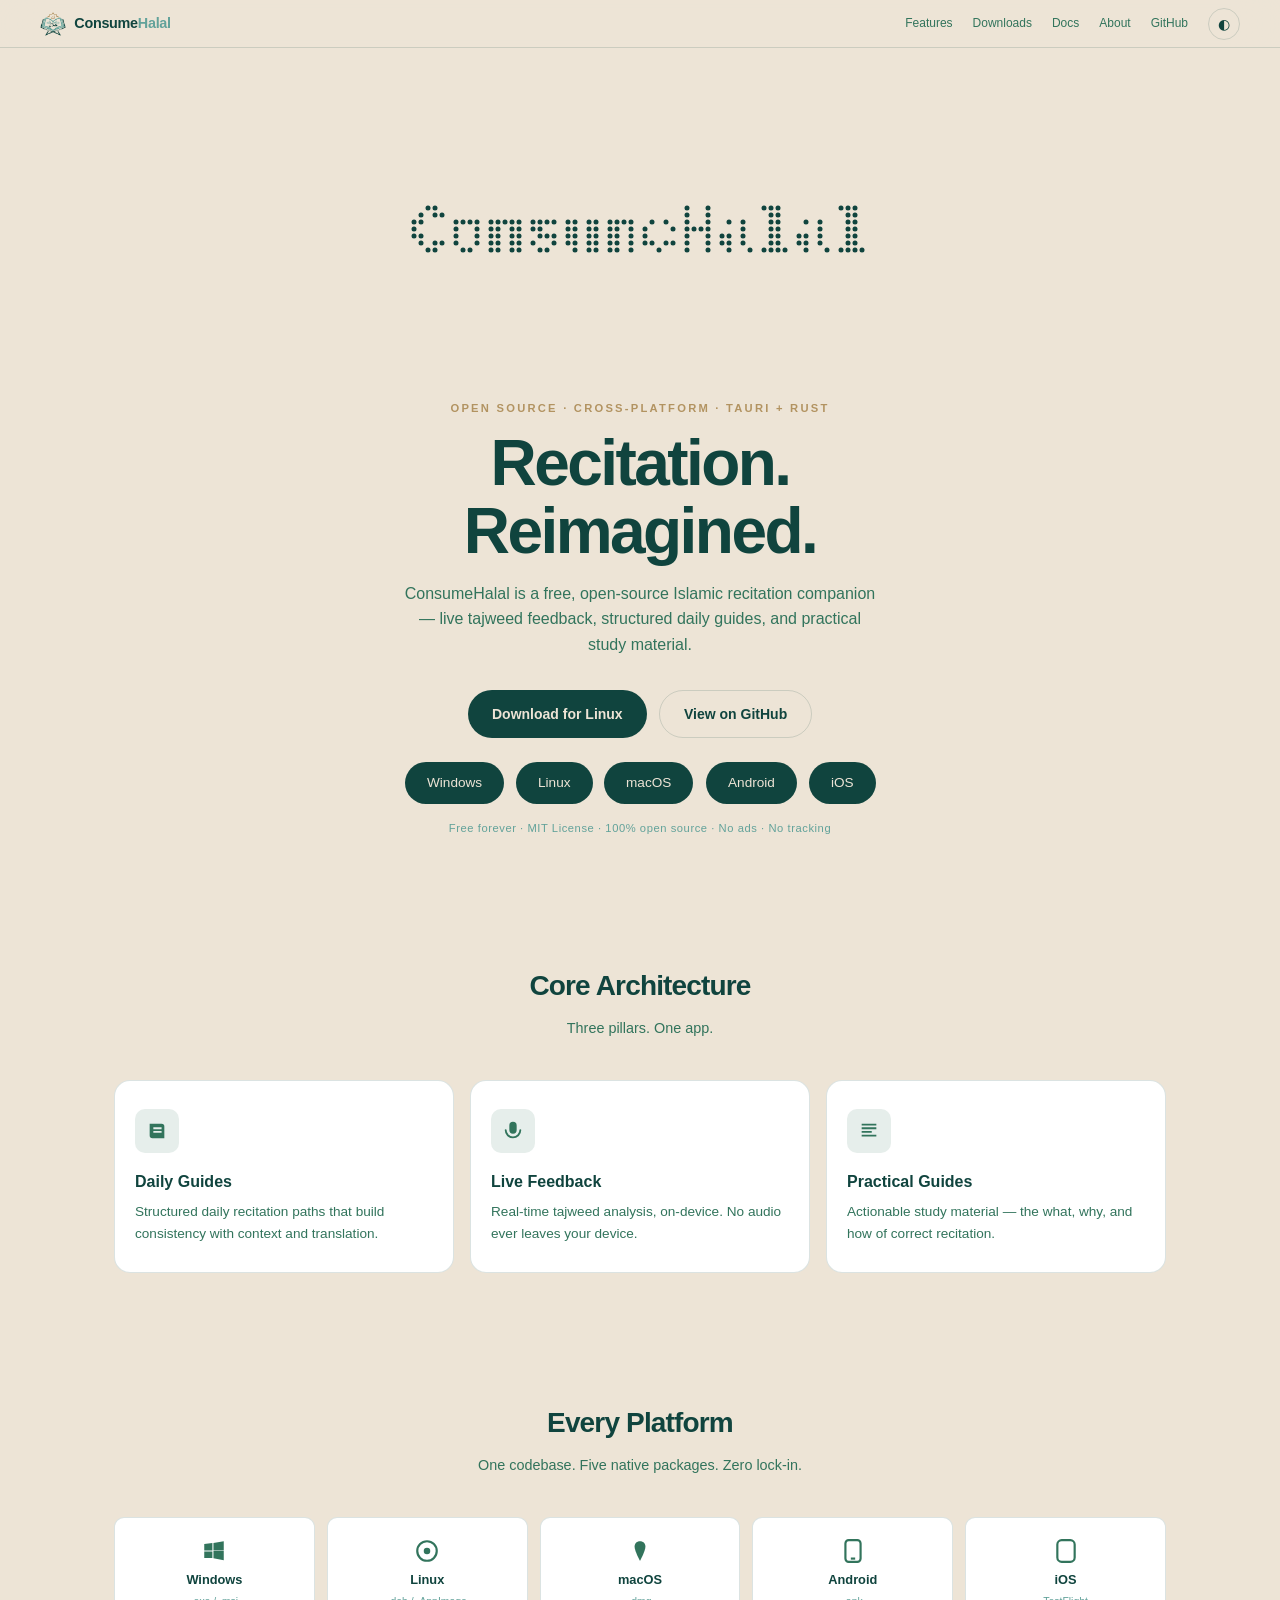
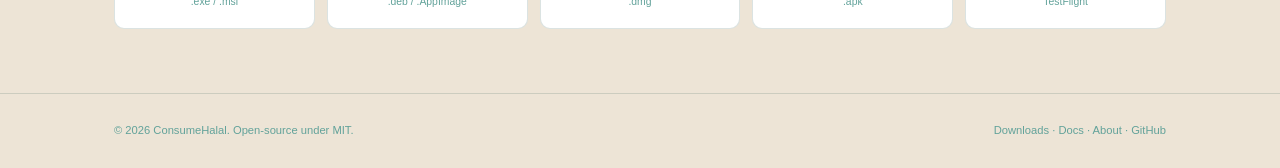
<file: index.html>
<!DOCTYPE html>
<html lang="en">
<head>
<meta charset="UTF-8">
<meta name="viewport" content="width=device-width, initial-scale=1.0">
<title>ConsumeHalal — Open-Source Islamic Recitation Companion</title>
<meta name="description" content="ConsumeHalal is a free, open-source Islamic recitation and companion app built with Tauri and Rust. Download for Windows, Linux, macOS, Android, and iOS.">
<meta property="og:title" content="ConsumeHalal — Open-Source Islamic Recitation Companion">
<meta property="og:description" content="Free, open-source Islamic recitation and companion app. Windows, Linux, macOS, Android, iOS.">
<meta property="og:image" content="./img/og-image.png">
<meta property="og:type" content="website">
<link rel="icon" type="image/png" href="./img/favicon.png">
<link rel="apple-touch-icon" href="./img/favicon.png">
<script type="application/ld+json">
{
  "@context": "https://schema.org",
  "@type": "SoftwareApplication",
  "name": "ConsumeHalal",
  "description": "Open-source Islamic recitation and companion app built with Tauri and Rust. Supports live feedback, daily guides, and practical study across Windows, Linux, macOS, Android, and iOS.",
  "operatingSystem": "Windows, Linux, macOS, Android, iOS",
  "applicationCategory": "EducationalApplication",
  "offers": { "@type": "Offer", "price": "0.00", "priceCurrency": "USD" },
  "url": "https://github.com/mahir-sys/consume-halal",
  "downloadUrl": "https://github.com/mahir-sys/consume-halal/releases"
}
</script>
<style>
/* Apple-Inspired Minimalist + Nothing Dot-Matrix. Palette: user's 5-color set.
   Dark default, light toggle. ~7KB. */
:root {
  --bg: #ede4d6;
  --text: #10443e;
  --muted: #32745c;
  --accent: #32745c;
  --accent-bright: #62a29a;
  --ochre: #b29361;
  --ink-dim: #62a29a;
  --card: #ffffff;
  --border: rgba(16, 68, 62, 0.15);
  --nav-bg: rgba(237, 228, 214, 0.8);
  --btn-bg: #10443e;
  --btn-text: #ede4d6;
  --dot: #10443e;
}
[data-theme="dark"] {
  --bg: #0b1512;
  --text: #ede4d6;
  --muted: #62a29a;
  --card: #10443e;
  --border: rgba(237, 228, 214, 0.12);
  --nav-bg: rgba(11, 21, 18, 0.8);
  --btn-bg: #ede4d6;
  --btn-text: #0b1512;
  --dot: #ede4d6;
}
* { margin: 0; padding: 0; box-sizing: border-box; }
html { scroll-behavior: smooth; }
body {
  font-family: -apple-system, BlinkMacSystemFont, "Segoe UI", Roboto, Helvetica, Arial, sans-serif;
  background: var(--bg);
  color: var(--text);
  line-height: 1.6;
  transition: background 0.3s, color 0.3s;
  -webkit-font-smoothing: antialiased;
  overflow-x: hidden;
}
.wrap { max-width: 1100px; margin: 0 auto; padding: 0 1.5rem; }
b { font-weight: 700; }

/* nav — frosted glass */
.nav {
  position: fixed; top: 0; width: 100%; height: 48px; z-index: 9999;
  background: var(--nav-bg);
  backdrop-filter: blur(20px); -webkit-backdrop-filter: blur(20px);
  border-bottom: 1px solid var(--border);
  display: flex; justify-content: space-between; align-items: center;
  padding: 0 40px;
}
.brand { display: flex; align-items: center; gap: 0.5rem; text-decoration: none; color: var(--text); font-size: 0.9rem; font-weight: 600; letter-spacing: -0.02em; }
.brand img { height: 24px; width: auto; }
.brand b { color: var(--accent-bright); }
.nav-right { display: flex; align-items: center; gap: 1.25rem; }
.nav-links { display: flex; align-items: center; gap: 1.25rem; font-size: 0.75rem; }
.nav-links a { color: var(--muted); text-decoration: none; transition: color 0.2s; }
.nav-links a:hover { color: var(--text); }
#theme-toggle {
  background: none; border: 1px solid var(--border); border-radius: 999px;
  width: 32px; height: 32px; cursor: pointer; color: var(--text); font-size: 0.85rem;
  display: grid; place-items: center;
}
#theme-toggle:hover { border-color: var(--accent-bright); }

/* hero — full viewport with canvas */
.hero {
  display: flex; flex-direction: column; align-items: center; justify-content: center;
  min-height: 100vh; padding-top: 48px; text-align: center; position: relative;
}
.canvas-container { position: relative; width: 100%; max-width: 900px; height: 250px; margin-bottom: 40px; }
canvas { width: 100%; height: 100%; display: block; }
.kicker {
  font-size: 0.7rem; font-weight: 700; letter-spacing: 0.2em; text-transform: uppercase;
  color: var(--ochre); margin-bottom: 0.75rem;
}
.hero h1 {
  font-size: clamp(2.5rem, 6vw, 4rem); font-weight: 800; letter-spacing: -0.04em;
  line-height: 1.05; color: var(--text); margin-bottom: 1rem;
}
.sub { max-width: 30rem; margin: 0 auto 2rem; font-size: 1rem; color: var(--muted); }
.hero-cta { display: flex; gap: 0.75rem; justify-content: center; flex-wrap: wrap; margin-bottom: 1rem; }
.btn {
  display: inline-flex; align-items: center; gap: 0.5rem;
  padding: 0.75rem 1.5rem; border-radius: 980px; font-weight: 600; font-size: 0.875rem;
  text-decoration: none; transition: transform 0.2s cubic-bezier(0.25, 1, 0.5, 1), opacity 0.2s;
  will-change: transform;
}
.btn:hover { transform: scale(1.04); opacity: 0.95; }
.btn:active { transform: scale(0.98); }
.btn.primary { background: var(--btn-bg); color: var(--btn-text); }
.btn.ghost { border: 1px solid var(--border); color: var(--text); }
.btn.ghost:hover { border-color: var(--accent-bright); }
.fineprint { margin-top: 1rem; font-size: 0.7rem; color: var(--ink-dim); letter-spacing: 0.05em; }

/* download container — Apple rounded pill buttons */
.download-container { display: flex; flex-wrap: wrap; gap: 12px; justify-content: center; max-width: 800px; padding: 0 20px; margin-top: 1.5rem; }
.dl-pill {
  background: var(--btn-bg); color: var(--btn-text);
  font-size: 0.85rem; font-weight: 500; padding: 10px 22px; border-radius: 980px;
  text-decoration: none; transition: transform 0.2s cubic-bezier(0.25, 1, 0.5, 1), opacity 0.2s;
  will-change: transform;
}
.dl-pill:hover { transform: scale(1.04); opacity: 0.95; }
.dl-pill:active { transform: scale(0.98); }

/* sections */
.features, .platforms, .section { padding: 4rem 0; }
.section-title {
  text-align: center; font-size: 1.75rem; font-weight: 800; letter-spacing: -0.03em;
  margin-bottom: 0.5rem; color: var(--text);
}
.section-sub { text-align: center; color: var(--muted); margin-bottom: 2.5rem; font-size: 0.9rem; }
.grid-3 { display: grid; grid-template-columns: repeat(3, 1fr); gap: 1rem; }
.grid-5 { display: grid; grid-template-columns: repeat(5, 1fr); gap: 0.75rem; }
.card {
  background: var(--card); border: 1px solid var(--border); border-radius: 16px;
  padding: 1.75rem 1.25rem;
}
.card-icon {
  width: 44px; height: 44px; border-radius: 10px; display: grid; place-items: center;
  background: color-mix(in srgb, var(--accent) 12%, var(--card));
  color: var(--accent); margin-bottom: 1rem;
}
.card-icon svg { width: 22px; height: 22px; }
.card h3 { font-size: 1rem; font-weight: 700; margin-bottom: 0.4rem; color: var(--text); }
.card p { font-size: 0.85rem; color: var(--muted); }

.plat {
  display: flex; flex-direction: column; align-items: center; gap: 0.25rem;
  padding: 1.1rem 0.6rem; background: var(--card); border: 1px solid var(--border);
  border-radius: 10px; text-decoration: none; color: var(--text);
  transition: border-color 0.2s, transform 0.15s;
}
.plat:hover { border-color: var(--accent-bright); transform: translateY(-2px); }
.plat-icon { height: 30px; display: grid; place-items: center; color: var(--accent); }
.plat-icon svg { width: 26px; height: 26px; }
.plat b { font-size: 0.8rem; }
.plat-sub { font-size: 0.65rem; color: var(--ink-dim); }

/* footer */
.footer { border-top: 1px solid var(--border); padding: 1.75rem 0; font-size: 0.7rem; color: var(--ink-dim); }
.footer-inner { display: flex; justify-content: space-between; flex-wrap: wrap; gap: 0.5rem; }
.footer a { color: var(--ink-dim); text-decoration: none; }
.footer a:hover { color: var(--accent-bright); }

@media (max-width: 768px) {
  .nav { padding: 0 20px; }
  .canvas-container { height: 180px; }
  .grid-3 { grid-template-columns: 1fr; }
  .grid-5 { grid-template-columns: repeat(2, 1fr); }
  .nav-links { gap: 0.75rem; font-size: 0.7rem; }
  .download-container .dl-pill { width: 100%; text-align: center; padding: 14px; }
  .hero h1 { font-size: 2rem; }
}
</style>
</head>
<body>

<header class="nav">
  <a class="brand" href="index.html"><img src="./img/logo.png" alt="ConsumeHalal"><span class="brand-name">Consume<b>Halal</b></span></a>
  <div class="nav-right">
    <nav class="nav-links">
      <a href="#features">Features</a>
      <a href="downloads.html">Downloads</a>
      <a href="docs.html">Docs</a>
      <a href="about.html">About</a>
      <a href="https://github.com/mahir-sys/consume-halal" target="_blank" rel="noopener">GitHub</a>
    </nav>
    <button id="theme-toggle" aria-label="Toggle theme"><span>◐</span></button>
  </div>
</header>

<section class="hero">
  <div class="canvas-container">
    <canvas id="dotMatrix"></canvas>
  </div>
  <div class="wrap">
    <p class="kicker">Open Source · Cross-Platform · Tauri + Rust</p>
    <h1>Recitation.<br>Reimagined.</h1>
    <p class="sub">ConsumeHalal is a free, open-source Islamic recitation companion — live tajweed feedback, structured daily guides, and practical study material.</p>
    <div class="hero-cta">
      <a id="btn-smart" href="downloads.html" class="btn primary">Download for your device</a>
      <a href="https://github.com/mahir-sys/consume-halal" target="_blank" rel="noopener" class="btn ghost">View on GitHub</a>
    </div>
    <div class="download-container">
      <a class="dl-pill" href="downloads.html">Windows</a>
      <a class="dl-pill" href="downloads.html">Linux</a>
      <a class="dl-pill" href="downloads.html">macOS</a>
      <a class="dl-pill" href="downloads.html">Android</a>
      <a class="dl-pill" href="downloads.html">iOS</a>
    </div>
    <p class="fineprint">Free forever · MIT License · 100% open source · No ads · No tracking</p>
  </div>
</section>

<section class="features" id="features">
  <div class="wrap">
    <h2 class="section-title">Core Architecture</h2>
    <p class="section-sub">Three pillars. One app.</p>
    <div class="grid-3">
      <article class="card">
        <div class="card-icon"><svg viewBox="0 0 24 24" aria-hidden="true"><path d="M4 4h13a3 3 0 0 1 3 3v13H7a3 3 0 0 1-3-3V4Zm4 4v2h9V8h-9Zm0 4v2h9v-2h-9Z" fill="currentColor"/></svg></div>
        <h3>Daily Guides</h3>
        <p>Structured daily recitation paths that build consistency with context and translation.</p>
      </article>
      <article class="card">
        <div class="card-icon"><svg viewBox="0 0 24 24" aria-hidden="true"><path d="M12 2a4 4 0 0 1 4 4v5a4 4 0 0 1-8 0V6a4 4 0 0 1 4-4Zm7 9a1 1 0 1 1 2 0 9 9 0 0 1-18 0 1 1 0 1 1 2 0 7 7 0 0 0 14 0Z" fill="currentColor"/></svg></div>
        <h3>Live Feedback</h3>
        <p>Real-time tajweed analysis, on-device. No audio ever leaves your device.</p>
      </article>
      <article class="card">
        <div class="card-icon"><svg viewBox="0 0 24 24" aria-hidden="true"><path d="M4 4h16v2H4V4Zm0 4h16v2H4V8Zm0 4h11v2H4v-2Zm0 4h16v2H4v-2Z" fill="currentColor"/></svg></div>
        <h3>Practical Guides</h3>
        <p>Actionable study material — the what, why, and how of correct recitation.</p>
      </article>
    </div>
  </div>
</section>

<section class="platforms">
  <div class="wrap">
    <h2 class="section-title">Every Platform</h2>
    <p class="section-sub">One codebase. Five native packages. Zero lock-in.</p>
    <div class="grid-5">
      <a class="plat" href="downloads.html"><span class="plat-icon"><svg viewBox="0 0 24 24" aria-hidden="true"><path d="M3 5.5 10.5 4.7v6.8H3V5.5Zm0 13V12.5h7.5v6L3 18.5ZM11.5 4.5 21 3v8.5h-9.5v-7Zm0 7.5H21v8.5l-9.5-1.7V12Z" fill="currentColor"/></svg></span><b>Windows</b><span class="plat-sub">.exe / .msi</span></a>
      <a class="plat" href="downloads.html"><span class="plat-icon"><svg viewBox="0 0 24 24" aria-hidden="true"><circle cx="12" cy="12" r="9" fill="none" stroke="currentColor" stroke-width="2"/><circle cx="12" cy="12" r="3" fill="currentColor"/></svg></span><b>Linux</b><span class="plat-sub">.deb / .AppImage</span></a>
      <a class="plat" href="downloads.html"><span class="plat-icon"><svg viewBox="0 0 24 24" aria-hidden="true"><path d="M12 3c-3 0-5 2-5 5 0 4 5 13 5 13s5-9 5-13c0-3-2-5-5-5Z" fill="currentColor"/></svg></span><b>macOS</b><span class="plat-sub">.dmg</span></a>
      <a class="plat" href="downloads.html"><span class="plat-icon"><svg viewBox="0 0 24 24" aria-hidden="true"><rect x="5" y="2" width="14" height="20" rx="3" fill="none" stroke="currentColor" stroke-width="2"/><line x1="10" y1="19" x2="14" y2="19" stroke="currentColor" stroke-width="2"/></svg></span><b>Android</b><span class="plat-sub">.apk</span></a>
      <a class="plat" href="downloads.html"><span class="plat-icon"><svg viewBox="0 0 24 24" aria-hidden="true"><rect x="4" y="2" width="16" height="20" rx="4" fill="none" stroke="currentColor" stroke-width="2"/></svg></span><b>iOS</b><span class="plat-sub">TestFlight</span></a>
    </div>
  </div>
</section>

<footer class="footer">
  <div class="wrap footer-inner">
    <p>© 2026 ConsumeHalal. Open-source under MIT.</p>
    <p><a href="downloads.html">Downloads</a> · <a href="docs.html">Docs</a> · <a href="about.html">About</a> · <a href="https://github.com/mahir-sys/consume-halal" target="_blank" rel="noopener">GitHub</a></p>
  </div>
</footer>

<script src="home.js" defer></script>
</body>
</html>
</file>
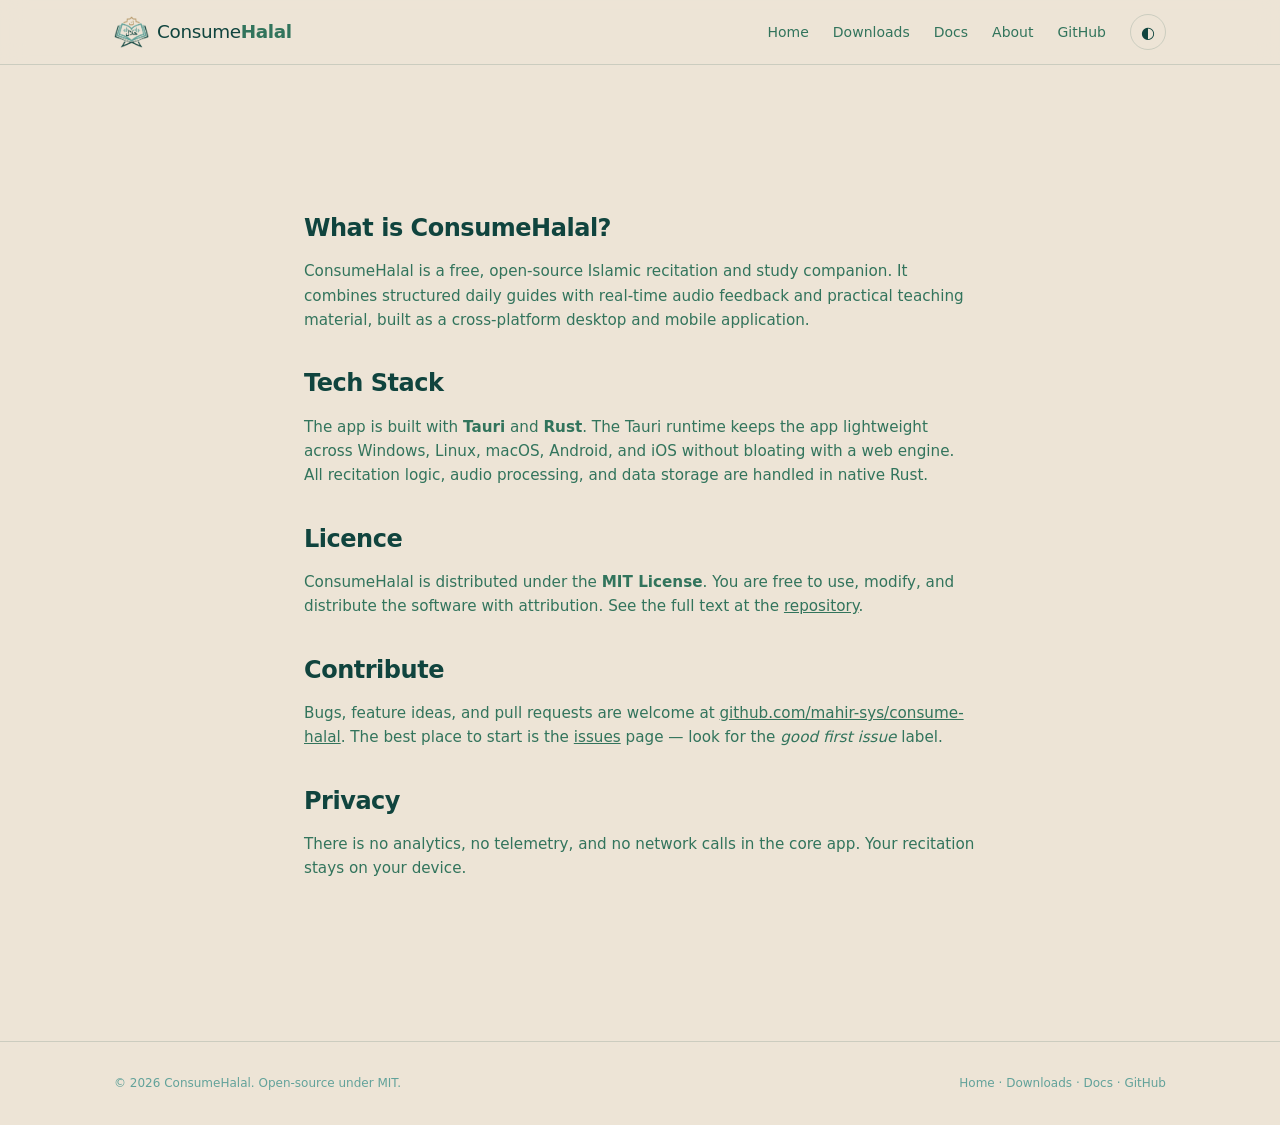
<file: about.html>
<!DOCTYPE html>
<html lang="en">
<head>
<meta charset="UTF-8">
<meta name="viewport" content="width=device-width, initial-scale=1.0">
<title>About — ConsumeHalal</title>
<meta name="description" content="About ConsumeHalal — an open-source Islamic recitation companion built with Tauri and Rust, licensed under MIT.">
<meta property="og:title" content="ConsumeHalal — About">
<meta property="og:image" content="og-image.png">
<meta name="robots" content="index,follow">
<link rel="stylesheet" href="style.css">
</head>
<body>
<header class="nav">
  <div class="wrap nav-inner">
    <a class="brand" href="index.html"><img src="img/logo.png" alt="ConsumeHalal"><span class="brand-name">Consume<b>Halal</b></span></a>
    <nav class="nav-links">
      <a href="index.html">Home</a>
      <a href="downloads.html">Downloads</a>
      <a href="docs.html">Docs</a>
      <a href="about.html">About</a>
      <a href="https://github.com/mahir-sys/consume-halal" target="_blank" rel="noopener">GitHub</a>
      <button id="theme-toggle" aria-label="Toggle theme"><span class="toggle-icon">◐</span></button>
    </nav>
  </div>
</header>

<main>
<section class="section">
  <div class="prose">
    <h2>What is ConsumeHalal?</h2>
    <p>ConsumeHalal is a free, open-source Islamic recitation and study companion. It combines structured daily guides with real-time audio feedback and practical teaching material, built as a cross-platform desktop and mobile application.</p>

    <h2>Tech Stack</h2>
    <p>The app is built with <strong>Tauri</strong> and <strong>Rust</strong>. The Tauri runtime keeps the app lightweight across Windows, Linux, macOS, Android, and iOS without bloating with a web engine. All recitation logic, audio processing, and data storage are handled in native Rust.</p>

    <h2>Licence</h2>
    <p>ConsumeHalal is distributed under the <strong>MIT License</strong>. You are free to use, modify, and distribute the software with attribution. See the full text at the <a href="https://github.com/mahir-sys/consume-halal" target="_blank" rel="noopener">repository</a>.</p>

    <h2>Contribute</h2>
    <p>Bugs, feature ideas, and pull requests are welcome at <a href="https://github.com/mahir-sys/consume-halal" target="_blank" rel="noopener">github.com/mahir-sys/consume-halal</a>. The best place to start is the <a href="https://github.com/mahir-sys/consume-halal/issues" target="_blank" rel="noopener">issues</a> page — look for the <em>good first issue</em> label.</p>

    <h2>Privacy</h2>
    <p>There is no analytics, no telemetry, and no network calls in the core app. Your recitation stays on your device.</p>
  </div>
</section>
</main>

<footer class="footer">
  <div class="wrap footer-inner">
    <p>© 2026 ConsumeHalal. Open-source under MIT.</p>
    <p><a href="index.html">Home</a> · <a href="downloads.html">Downloads</a> · <a href="docs.html">Docs</a> · <a href="https://github.com/mahir-sys/consume-halal" target="_blank" rel="noopener">GitHub</a></p>
  </div>
</footer>
<script src="app.js"></script>
</body>
</html>
</file>
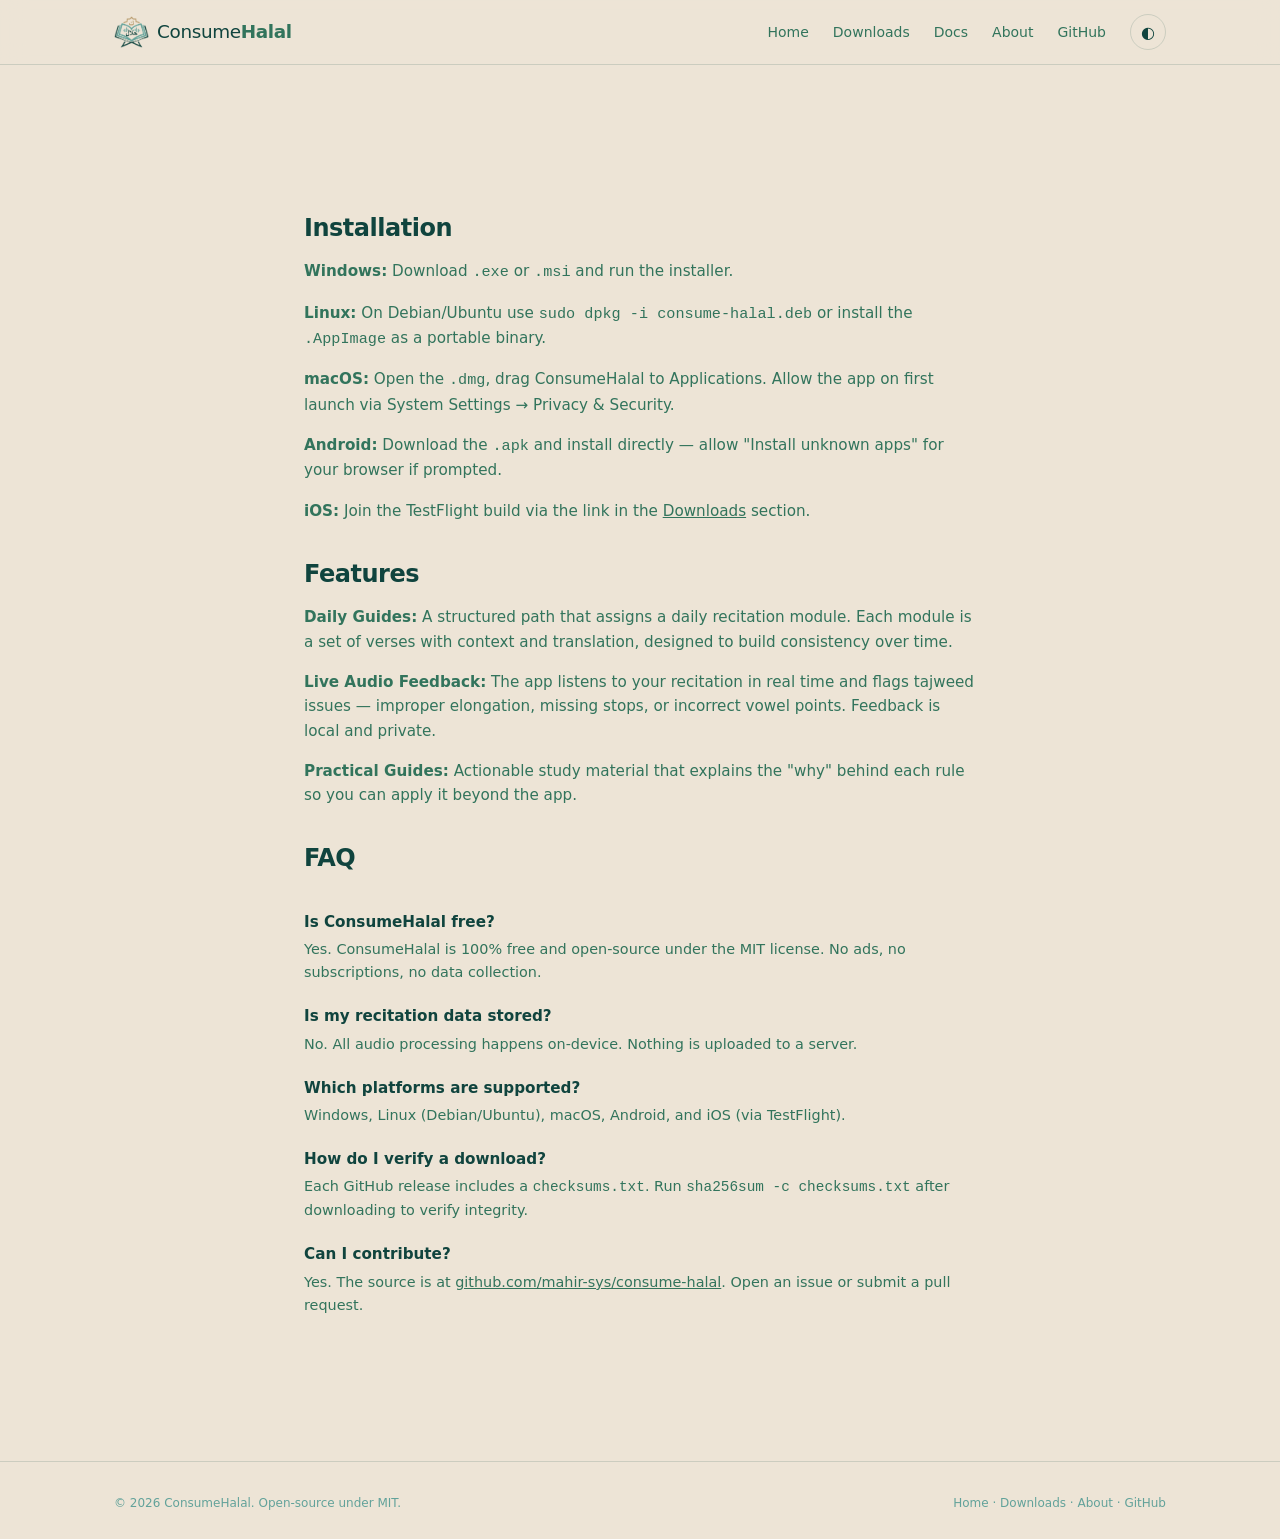
<file: docs.html>
<!DOCTYPE html>
<html lang="en">
<head>
<meta charset="UTF-8">
<meta name="viewport" content="width=device-width, initial-scale=1.0">
<title>Docs — ConsumeHalal</title>
<meta name="description" content="Documentation, installation guides, and FAQ for ConsumeHalal.">
<meta property="og:title" content="ConsumeHalal — Docs">
<meta property="og:image" content="og-image.png">
<meta name="robots" content="index,follow">
<link rel="stylesheet" href="style.css">
</head>
<body>
<header class="nav">
  <div class="wrap nav-inner">
    <a class="brand" href="index.html"><img src="img/logo.png" alt="ConsumeHalal"><span class="brand-name">Consume<b>Halal</b></span></a>
    <nav class="nav-links">
      <a href="index.html">Home</a>
      <a href="downloads.html">Downloads</a>
      <a href="docs.html">Docs</a>
      <a href="about.html">About</a>
      <a href="https://github.com/mahir-sys/consume-halal" target="_blank" rel="noopener">GitHub</a>
      <button id="theme-toggle" aria-label="Toggle theme"><span class="toggle-icon">◐</span></button>
    </nav>
  </div>
</header>

<main>
<section class="section">
  <div class="prose">
    <h2>Installation</h2>
    <p><strong>Windows:</strong> Download <code>.exe</code> or <code>.msi</code> and run the installer.</p>
    <p><strong>Linux:</strong> On Debian/Ubuntu use <code>sudo dpkg -i consume-halal.deb</code> or install the <code>.AppImage</code> as a portable binary.</p>
    <p><strong>macOS:</strong> Open the <code>.dmg</code>, drag ConsumeHalal to Applications. Allow the app on first launch via System Settings → Privacy &amp; Security.</p>
    <p><strong>Android:</strong> Download the <code>.apk</code> and install directly — allow "Install unknown apps" for your browser if prompted.</p>
    <p><strong>iOS:</strong> Join the TestFlight build via the link in the <a href="downloads.html">Downloads</a> section.</p>

    <h2>Features</h2>
    <p><strong>Daily Guides:</strong> A structured path that assigns a daily recitation module. Each module is a set of verses with context and translation, designed to build consistency over time.</p>
    <p><strong>Live Audio Feedback:</strong> The app listens to your recitation in real time and flags tajweed issues — improper elongation, missing stops, or incorrect vowel points. Feedback is local and private.</p>
    <p><strong>Practical Guides:</strong> Actionable study material that explains the "why" behind each rule so you can apply it beyond the app.</p>

    <h2>FAQ</h2>
    <dl class="faq">
      <dt>Is ConsumeHalal free?</dt>
      <dd>Yes. ConsumeHalal is 100% free and open-source under the MIT license. No ads, no subscriptions, no data collection.</dd>

      <dt>Is my recitation data stored?</dt>
      <dd>No. All audio processing happens on-device. Nothing is uploaded to a server.</dd>

      <dt>Which platforms are supported?</dt>
      <dd>Windows, Linux (Debian/Ubuntu), macOS, Android, and iOS (via TestFlight).</dd>

      <dt>How do I verify a download?</dt>
      <dd>Each GitHub release includes a <code>checksums.txt</code>. Run <code>sha256sum -c checksums.txt</code> after downloading to verify integrity.</dd>

      <dt>Can I contribute?</dt>
      <dd>Yes. The source is at <a href="https://github.com/mahir-sys/consume-halal" target="_blank" rel="noopener">github.com/mahir-sys/consume-halal</a>. Open an issue or submit a pull request.</dd>
    </dl>
  </div>
</section>
</main>

<footer class="footer">
  <div class="wrap footer-inner">
    <p>© 2026 ConsumeHalal. Open-source under MIT.</p>
    <p><a href="index.html">Home</a> · <a href="downloads.html">Downloads</a> · <a href="about.html">About</a> · <a href="https://github.com/mahir-sys/consume-halal" target="_blank" rel="noopener">GitHub</a></p>
  </div>
</footer>
<script src="app.js"></script>
</body>
</html>
</file>
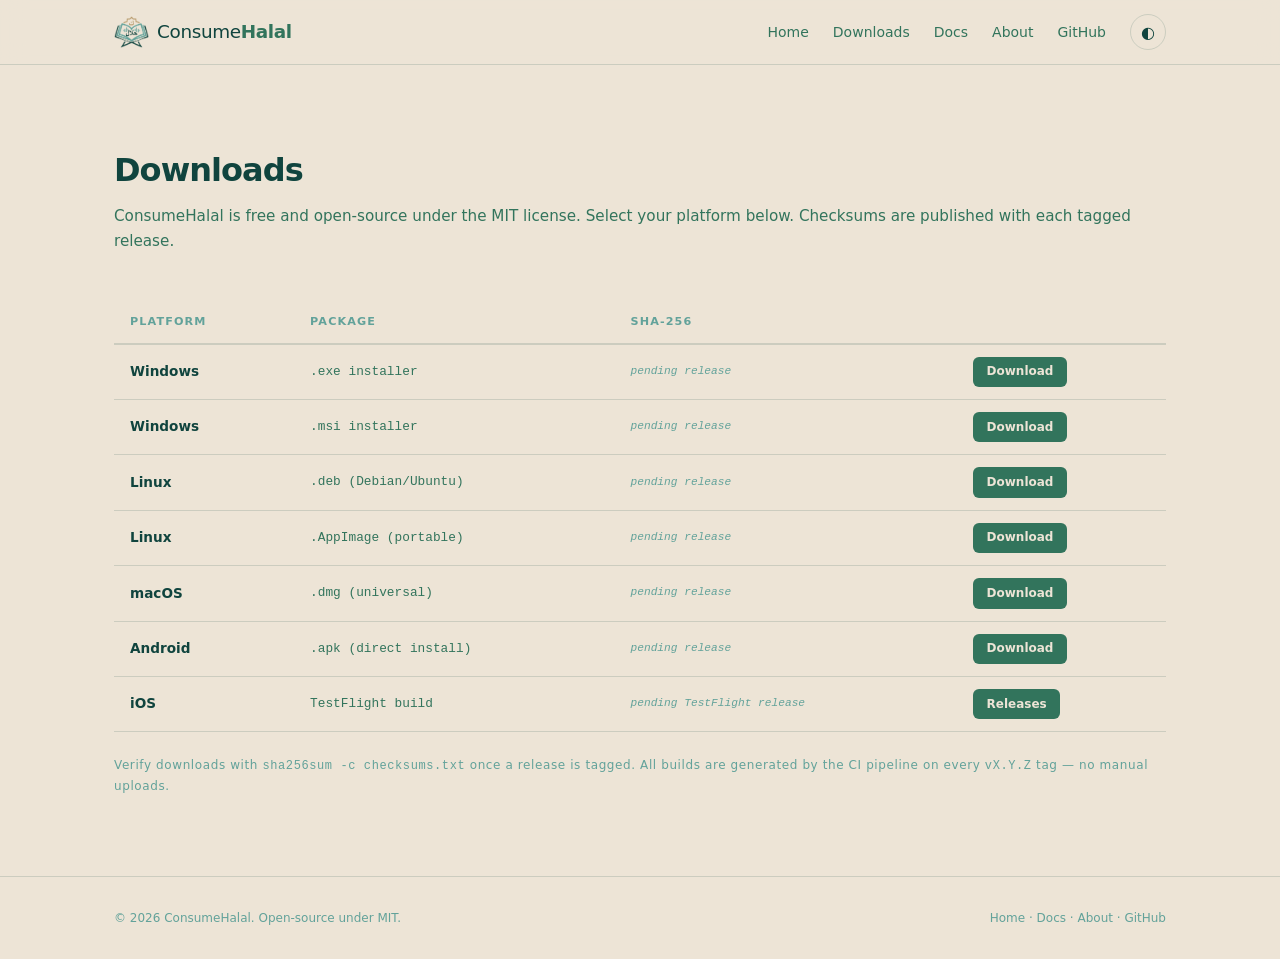
<file: downloads.html>
<!DOCTYPE html>
<html lang="en">
<head>
<meta charset="UTF-8">
<meta name="viewport" content="width=device-width, initial-scale=1.0">
<title>Downloads — ConsumeHalal</title>
<meta name="description" content="Download ConsumeHalal for Windows, Linux, macOS, Android, and iOS. Free, open-source, MIT licensed.">
<meta property="og:title" content="ConsumeHalal — Downloads">
<meta property="og:image" content="og-image.png">
<meta name="robots" content="index,follow">
<link rel="stylesheet" href="style.css">
</head>
<body>
<header class="nav">
  <div class="wrap nav-inner">
    <a class="brand" href="index.html"><img src="img/logo.png" alt="ConsumeHalal"><span class="brand-name">Consume<b>Halal</b></span></a>
    <nav class="nav-links">
      <a href="index.html">Home</a>
      <a href="downloads.html">Downloads</a>
      <a href="docs.html">Docs</a>
      <a href="about.html">About</a>
      <a href="https://github.com/mahir-sys/consume-halal" target="_blank" rel="noopener">GitHub</a>
      <button id="theme-toggle" aria-label="Toggle theme"><span class="toggle-icon">◐</span></button>
    </nav>
  </div>
</header>

<main>
<section class="dl-section">
  <div class="wrap">
    <h2 class="section-title" style="text-align:left">Downloads</h2>
    <p class="section-sub" style="text-align:left">ConsumeHalal is free and open-source under the MIT license. Select your platform below. Checksums are published with each tagged release.</p>

    <table class="dl-table">
      <thead>
        <tr><th>Platform</th><th>Package</th><th>SHA-256</th><th></th></tr>
      </thead>
      <tbody>
        <tr>
          <td class="os">Windows</td>
          <td class="pkg">.exe installer</td>
          <td class="sha"><span class="pending">pending release</span></td>
          <td><a class="dl-link" href="https://github.com/mahir-sys/consume-halal/releases/latest/download/consume-halal.exe" target="_blank" rel="noopener">Download</a></td>
        </tr>
        <tr>
          <td class="os">Windows</td>
          <td class="pkg">.msi installer</td>
          <td class="sha"><span class="pending">pending release</span></td>
          <td><a class="dl-link" href="https://github.com/mahir-sys/consume-halal/releases/latest/download/consume-halal.msi" target="_blank" rel="noopener">Download</a></td>
        </tr>
        <tr>
          <td class="os">Linux</td>
          <td class="pkg">.deb (Debian/Ubuntu)</td>
          <td class="sha"><span class="pending">pending release</span></td>
          <td><a class="dl-link" href="https://github.com/mahir-sys/consume-halal/releases/latest/download/consume-halal.deb" target="_blank" rel="noopener">Download</a></td>
        </tr>
        <tr>
          <td class="os">Linux</td>
          <td class="pkg">.AppImage (portable)</td>
          <td class="sha"><span class="pending">pending release</span></td>
          <td><a class="dl-link" href="https://github.com/mahir-sys/consume-halal/releases/latest/download/consume-halal.AppImage" target="_blank" rel="noopener">Download</a></td>
        </tr>
        <tr>
          <td class="os">macOS</td>
          <td class="pkg">.dmg (universal)</td>
          <td class="sha"><span class="pending">pending release</span></td>
          <td><a class="dl-link" href="https://github.com/mahir-sys/consume-halal/releases/latest/download/consume-halal.dmg" target="_blank" rel="noopener">Download</a></td>
        </tr>
        <tr>
          <td class="os">Android</td>
          <td class="pkg">.apk (direct install)</td>
          <td class="sha"><span class="pending">pending release</span></td>
          <td><a class="dl-link" href="https://github.com/mahir-sys/consume-halal/releases/latest/download/consume-halal.apk" target="_blank" rel="noopener">Download</a></td>
        </tr>
        <tr>
          <td class="os">iOS</td>
          <td class="pkg">TestFlight build</td>
          <td class="sha"><span class="pending">pending TestFlight release</span></td>
          <td><a class="dl-link" href="https://github.com/mahir-sys/consume-halal/releases" target="_blank" rel="noopener">Releases</a></td>
        </tr>
      </tbody>
    </table>

    <p class="fineprint" style="margin-top:1.5rem;text-align:left">
      Verify downloads with <code>sha256sum -c checksums.txt</code> once a release is tagged.
      All builds are generated by the CI pipeline on every <code>vX.Y.Z</code> tag — no manual uploads.
    </p>
  </div>
</section>
</main>

<footer class="footer">
  <div class="wrap footer-inner">
    <p>© 2026 ConsumeHalal. Open-source under MIT.</p>
    <p><a href="index.html">Home</a> · <a href="docs.html">Docs</a> · <a href="about.html">About</a> · <a href="https://github.com/mahir-sys/consume-halal" target="_blank" rel="noopener">GitHub</a></p>
  </div>
</footer>
<script src="app.js"></script>
</body>
</html>
</file>
<file: style.css>
/* ConsumeHalal — Nothing × Apple. Monochrome base + green/ochre accent.
   No framework. ~4KB. */
:root {
  --ink: #ede4d6;
  --ink-dim: #62a29a;
  --accent: #32745c;
  --accent-bright: #62a29a;
  --ochre: #b29361;
  --bg: #ede4d6;
  --card: #ffffff;
  --border: rgba(16, 68, 62, 0.15);
  --text: #10443e;
  --muted: #32745c;
}
[data-theme="dark"] {
  --bg: #0c1a17;
  --card: #10443e;
  --border: rgba(237, 228, 214, 0.12);
  --text: #ede4d6;
  --muted: #62a29a;
  --ink: #ede4d6;
  --ink-dim: #62a29a;
}
* { margin: 0; padding: 0; box-sizing: border-box; }
html { scroll-behavior: smooth; }
body {
  font-family: system-ui, -apple-system, "Segoe UI", Roboto, sans-serif;
  background: var(--bg);
  color: var(--text);
  line-height: 1.6;
  transition: background 0.3s, color 0.3s;
  -webkit-font-smoothing: antialiased;
}
.wrap { max-width: 1100px; margin: 0 auto; padding: 0 1.5rem; }
b { font-weight: 700; }

/* nav */
.nav {
  position: sticky; top: 0; z-index: 10;
  background: color-mix(in srgb, var(--bg) 85%, transparent);
  backdrop-filter: blur(12px);
  border-bottom: 1px solid var(--border);
}
.nav-inner { display: flex; align-items: center; justify-content: space-between; height: 64px; }
.brand { display: flex; align-items: center; gap: 0.5rem; text-decoration: none; color: var(--text); font-size: 1.15rem; letter-spacing: -0.02em; }
.brand img { height: 32px; width: auto; }
.brand b { color: var(--accent); }
.nav-links { display: flex; align-items: center; gap: 1.5rem; font-size: 0.875rem; }
.nav-links a { color: var(--muted); text-decoration: none; transition: color 0.2s; }
.nav-links a:hover { color: var(--accent); }
#theme-toggle {
  background: none; border: 1px solid var(--border); border-radius: 999px;
  width: 36px; height: 36px; cursor: pointer; color: var(--text); font-size: 1rem;
  display: grid; place-items: center; transition: border-color 0.2s;
}
#theme-toggle:hover { border-color: var(--accent); }

/* hero */
.hero { padding: 7rem 0 5rem; text-align: center; }
.kicker {
  font-size: 0.75rem; font-weight: 700; letter-spacing: 0.2em; text-transform: uppercase;
  color: var(--ochre); margin-bottom: 1.25rem;
}
.hero h1 {
  font-size: clamp(3rem, 8vw, 5.5rem); font-weight: 800; letter-spacing: -0.04em;
  line-height: 1.05; color: var(--text); margin-bottom: 1.5rem;
}
.sub { max-width: 34rem; margin: 0 auto 2.5rem; font-size: 1.125rem; color: var(--muted); }
.hero-cta { display: flex; gap: 0.75rem; justify-content: center; flex-wrap: wrap; }
.btn {
  display: inline-flex; align-items: center; gap: 0.5rem;
  padding: 0.875rem 1.75rem; border-radius: 8px; font-weight: 600; font-size: 0.95rem;
  text-decoration: none; transition: transform 0.15s, box-shadow 0.15s;
}
.btn:hover { transform: translateY(-2px); }
.btn.primary {
  background: var(--accent); color: var(--ink);
  box-shadow: 0 8px 24px color-mix(in srgb, var(--accent) 30%, transparent);
}
.btn.primary:hover { background: var(--accent-bright); }
.btn.ghost { border: 1px solid var(--border); color: var(--text); }
.btn.ghost:hover { border-color: var(--accent); color: var(--accent); }
.fineprint { margin-top: 1.5rem; font-size: 0.75rem; color: var(--ink-dim); letter-spacing: 0.05em; }

/* sections */
.features, .platforms, .section { padding: 5rem 0; }
.section-title {
  text-align: center; font-size: 2rem; font-weight: 800; letter-spacing: -0.03em;
  margin-bottom: 0.5rem;
}
.section-sub { text-align: center; color: var(--muted); margin-bottom: 3rem; font-size: 0.95rem; }
.grid-3 { display: grid; grid-template-columns: repeat(3, 1fr); gap: 1rem; }
.grid-5 { display: grid; grid-template-columns: repeat(5, 1fr); gap: 0.75rem; }
.card {
  background: var(--card); border: 1px solid var(--border); border-radius: 16px;
  padding: 2rem 1.5rem;
}
.card-icon {
  width: 48px; height: 48px; border-radius: 12px; display: grid; place-items: center;
  background: color-mix(in srgb, var(--accent) 12%, var(--card));
  color: var(--accent); margin-bottom: 1rem;
}
.card-icon svg { width: 24px; height: 24px; }
.card h3 { font-size: 1.05rem; font-weight: 700; margin-bottom: 0.5rem; }
.card p { font-size: 0.875rem; color: var(--muted); }

.plat {
  display: flex; flex-direction: column; align-items: center; gap: 0.25rem;
  padding: 1.25rem 0.75rem; background: var(--card); border: 1px solid var(--border);
  border-radius: 12px; text-decoration: none; color: var(--text);
  transition: border-color 0.2s, transform 0.15s;
}
.plat:hover { border-color: var(--accent); transform: translateY(-2px); }
.plat-icon { height: 32px; display: grid; place-items: center; color: var(--accent); }
.plat-icon svg { width: 28px; height: 28px; }
.plat b { font-size: 0.85rem; }
.plat-sub { font-size: 0.7rem; color: var(--ink-dim); }

/* downloads — Kali-style table */
.dl-section { padding: 5rem 0; }
.dl-table { width: 100%; border-collapse: collapse; margin-top: 2rem; font-size: 0.85rem; }
.dl-table th {
  text-align: left; font-size: 0.7rem; letter-spacing: 0.1em; text-transform: uppercase;
  color: var(--ink-dim); padding: 0.75rem 1rem; border-bottom: 2px solid var(--border);
}
.dl-table td { padding: 0.75rem 1rem; border-bottom: 1px solid var(--border); vertical-align: middle; }
.dl-table tr:hover td { background: color-mix(in srgb, var(--accent) 5%, transparent); }
.dl-table .os { font-weight: 700; }
.dl-table .pkg { font-family: ui-monospace, monospace; font-size: 0.8rem; color: var(--muted); }
.dl-table .sha { font-family: ui-monospace, monospace; font-size: 0.7rem; color: var(--ochre); }
.dl-link {
  display: inline-block; padding: 0.35rem 0.85rem; border-radius: 6px; font-size: 0.75rem;
  font-weight: 700; background: var(--accent); color: var(--ink); text-decoration: none;
  white-space: nowrap;
}
.dl-link:hover { background: var(--accent-bright); }
.pending { font-size: 0.7rem; color: var(--ink-dim); font-style: italic; }

/* footer */
.footer { border-top: 1px solid var(--border); padding: 2rem 0; font-size: 0.75rem; color: var(--ink-dim); }
.footer-inner { display: flex; justify-content: space-between; flex-wrap: wrap; gap: 0.5rem; }
.footer a { color: var(--ink-dim); text-decoration: none; }
.footer a:hover { color: var(--accent); }

/* docs / about */
.prose { max-width: 42rem; margin: 0 auto; padding: 4rem 0; }
.prose h2 { font-size: 1.5rem; font-weight: 800; margin: 2rem 0 0.75rem; letter-spacing: -0.02em; }
.prose h2:first-child { margin-top: 0; }
.prose p { margin-bottom: 1rem; color: var(--muted); font-size: 0.95rem; }
.prose a { color: var(--accent); }
.faq { margin-top: 2rem; }
.faq dt { font-weight: 700; font-size: 0.95rem; margin-top: 1.25rem; }
.faq dd { color: var(--muted); font-size: 0.9rem; margin-top: 0.25rem; }

@media (max-width: 768px) {
  .hero { padding: 4rem 0 3rem; }
  .grid-3 { grid-template-columns: 1fr; }
  .grid-5 { grid-template-columns: repeat(2, 1fr); }
  .nav-links { gap: 0.75rem; font-size: 0.8rem; }
  .mobile-only { display: inline-flex; }
  .dl-table { display: block; overflow-x: auto; }
}
.mobile-only { display: none; }
</file>
